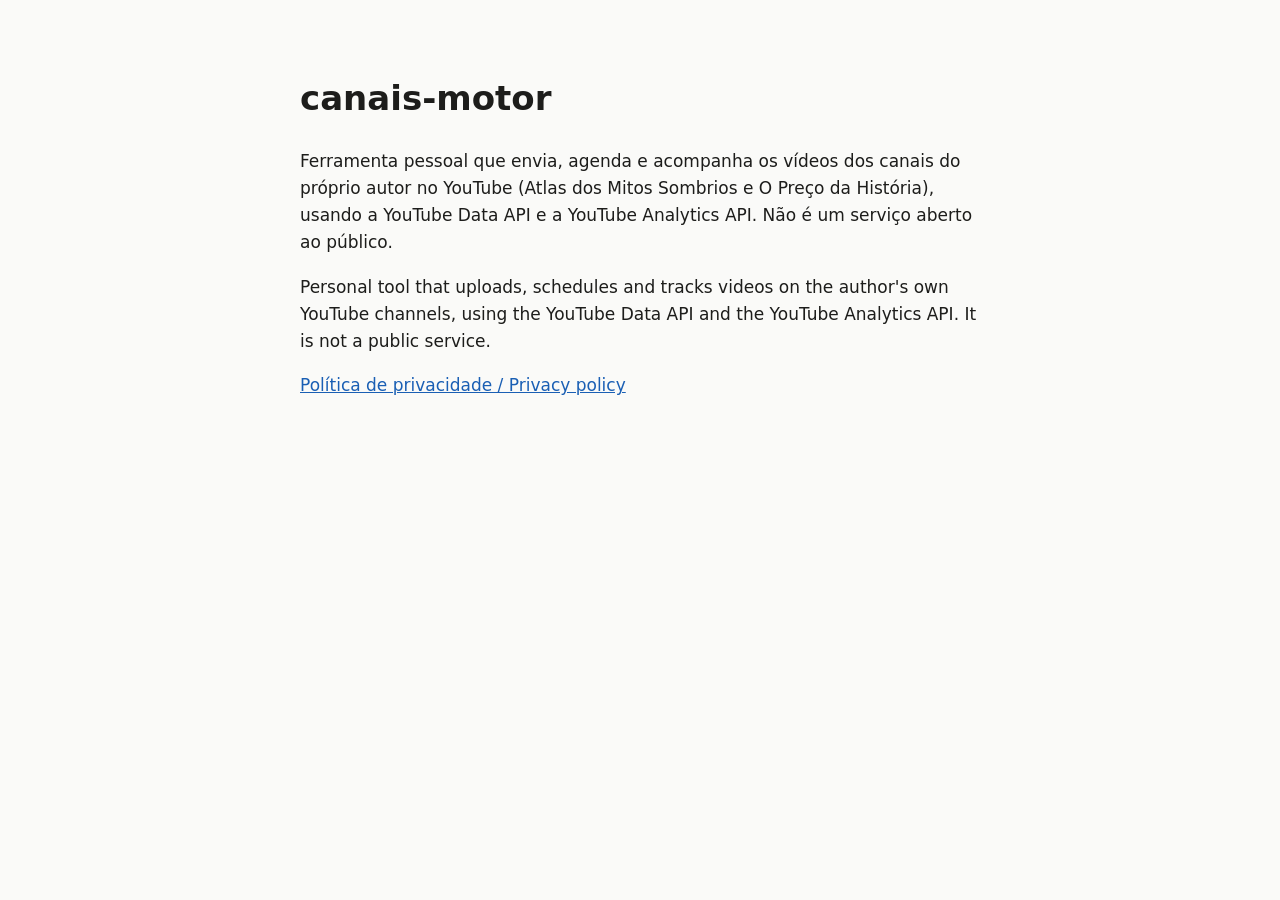
<file: index.html>
<!doctype html>
<html lang="pt-BR">
<head>
<meta charset="utf-8">
<meta name="viewport" content="width=device-width, initial-scale=1">
<title>canais-motor</title>
<link rel="stylesheet" href="estilo.css">
</head>
<body>
<main>
  <h1>canais-motor</h1>
  <p>Ferramenta pessoal que envia, agenda e acompanha os vídeos dos canais do próprio autor no YouTube
     (Atlas dos Mitos Sombrios e O Preço da História), usando a YouTube Data API e a YouTube Analytics API.
     Não é um serviço aberto ao público.</p>
  <p lang="en">Personal tool that uploads, schedules and tracks videos on the author's own YouTube channels,
     using the YouTube Data API and the YouTube Analytics API. It is not a public service.</p>
  <p><a href="privacidade.html">Política de privacidade / Privacy policy</a></p>
</main>
</body>
</html>
</file>
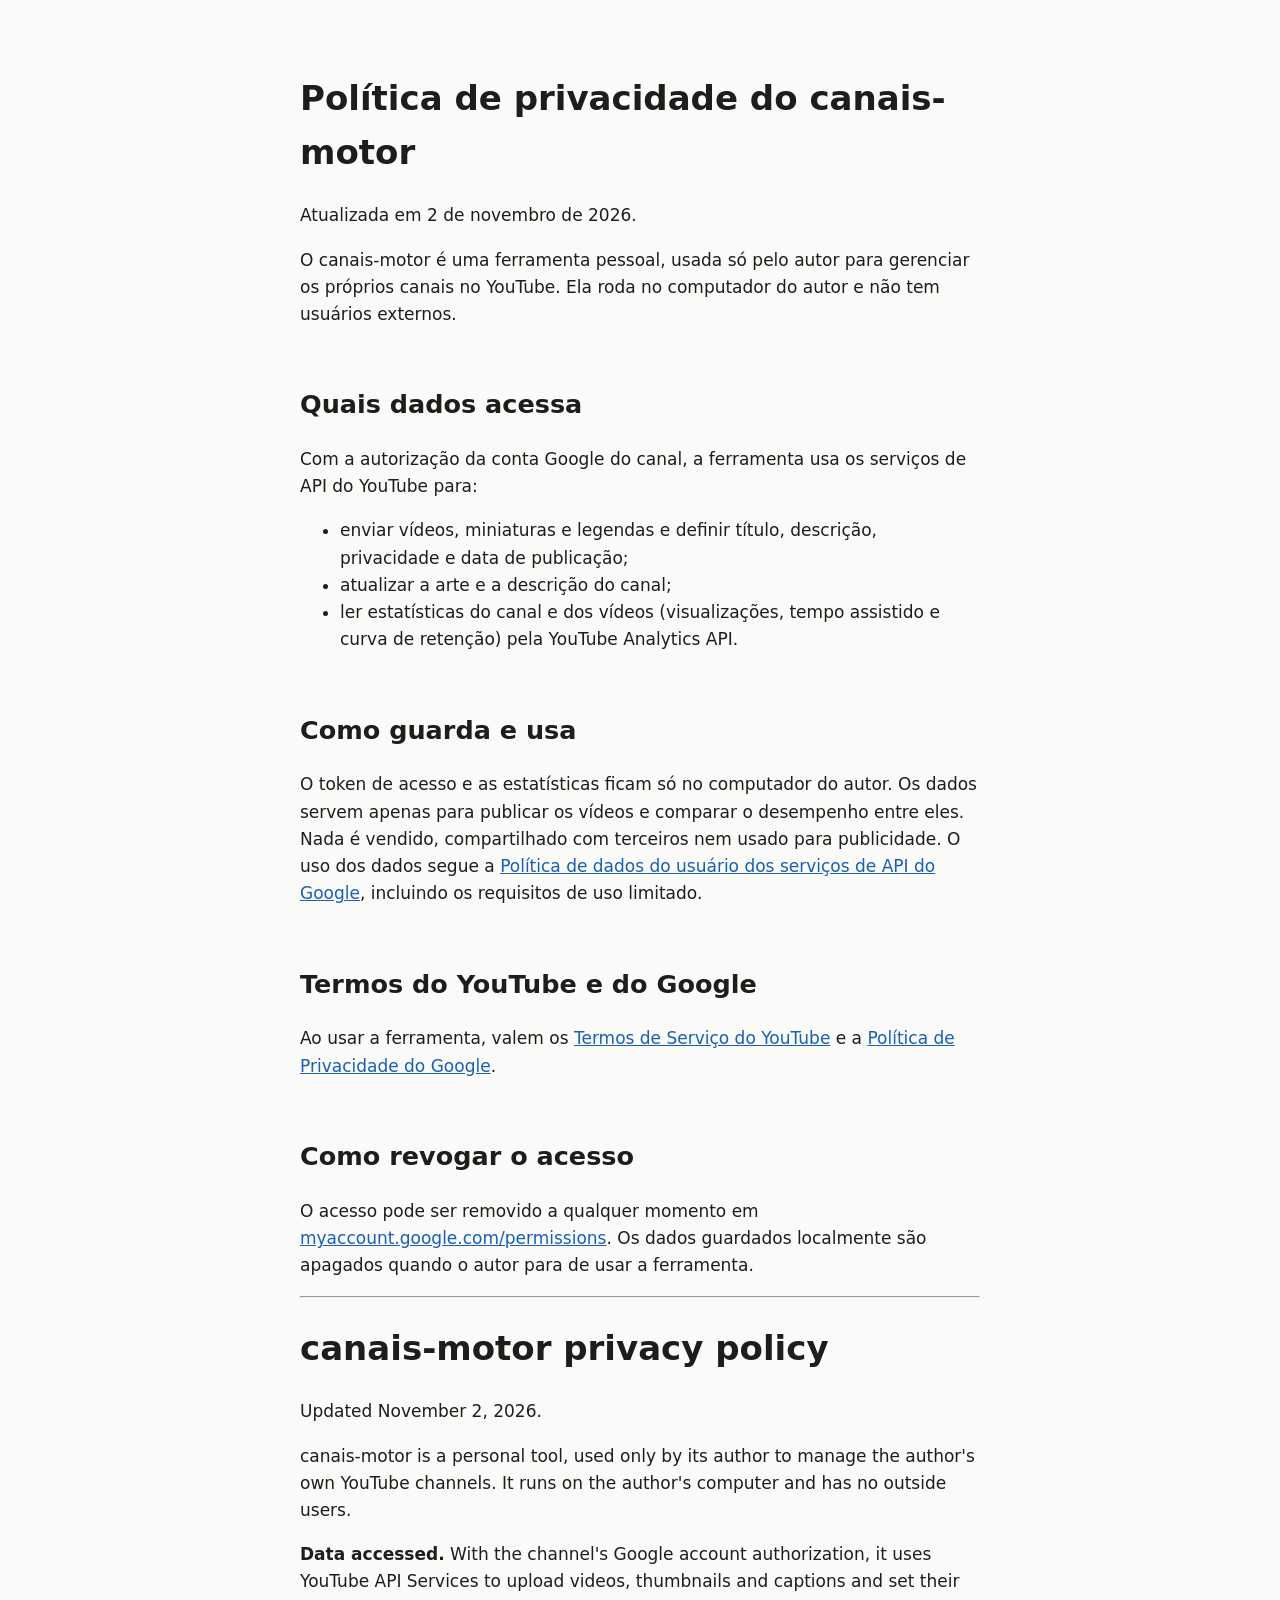
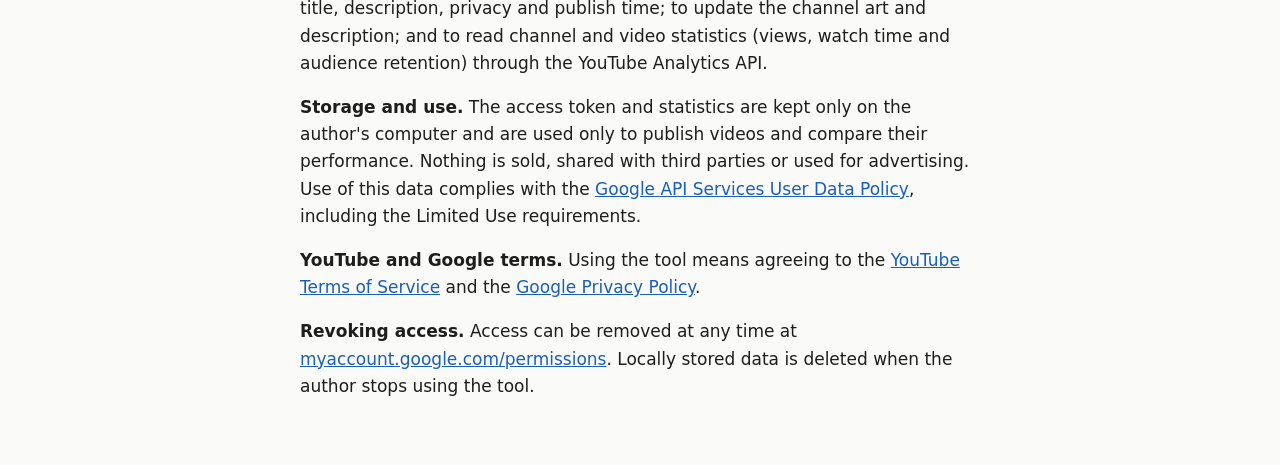
<file: privacidade.html>
<!doctype html>
<html lang="pt-BR">
<head>
<meta charset="utf-8">
<meta name="viewport" content="width=device-width, initial-scale=1">
<title>Política de privacidade</title>
<link rel="stylesheet" href="estilo.css">
</head>
<body>
<main>
  <h1>Política de privacidade do canais-motor</h1>
  <p>Atualizada em 2 de novembro de 2026.</p>

  <p>O canais-motor é uma ferramenta pessoal, usada só pelo autor para gerenciar os próprios canais no YouTube.
     Ela roda no computador do autor e não tem usuários externos.</p>

  <h2>Quais dados acessa</h2>
  <p>Com a autorização da conta Google do canal, a ferramenta usa os serviços de API do YouTube para:</p>
  <ul>
    <li>enviar vídeos, miniaturas e legendas e definir título, descrição, privacidade e data de publicação;</li>
    <li>atualizar a arte e a descrição do canal;</li>
    <li>ler estatísticas do canal e dos vídeos (visualizações, tempo assistido e curva de retenção) pela YouTube Analytics API.</li>
  </ul>

  <h2>Como guarda e usa</h2>
  <p>O token de acesso e as estatísticas ficam só no computador do autor. Os dados servem apenas para publicar os
     vídeos e comparar o desempenho entre eles. Nada é vendido, compartilhado com terceiros nem usado para publicidade.
     O uso dos dados segue a <a href="https://developers.google.com/terms/api-services-user-data-policy">Política de
     dados do usuário dos serviços de API do Google</a>, incluindo os requisitos de uso limitado.</p>

  <h2>Termos do YouTube e do Google</h2>
  <p>Ao usar a ferramenta, valem os <a href="https://www.youtube.com/t/terms">Termos de Serviço do YouTube</a> e a
     <a href="https://policies.google.com/privacy">Política de Privacidade do Google</a>.</p>

  <h2>Como revogar o acesso</h2>
  <p>O acesso pode ser removido a qualquer momento em
     <a href="https://myaccount.google.com/permissions">myaccount.google.com/permissions</a>. Os dados guardados
     localmente são apagados quando o autor para de usar a ferramenta.</p>

  <hr>

  <h1 lang="en">canais-motor privacy policy</h1>
  <div lang="en">
  <p>Updated November 2, 2026.</p>
  <p>canais-motor is a personal tool, used only by its author to manage the author's own YouTube channels. It runs on
     the author's computer and has no outside users.</p>
  <p><strong>Data accessed.</strong> With the channel's Google account authorization, it uses YouTube API Services to
     upload videos, thumbnails and captions and set their title, description, privacy and publish time; to update the
     channel art and description; and to read channel and video statistics (views, watch time and audience retention)
     through the YouTube Analytics API.</p>
  <p><strong>Storage and use.</strong> The access token and statistics are kept only on the author's computer and are
     used only to publish videos and compare their performance. Nothing is sold, shared with third parties or used for
     advertising. Use of this data complies with the
     <a href="https://developers.google.com/terms/api-services-user-data-policy">Google API Services User Data
     Policy</a>, including the Limited Use requirements.</p>
  <p><strong>YouTube and Google terms.</strong> Using the tool means agreeing to the
     <a href="https://www.youtube.com/t/terms">YouTube Terms of Service</a> and the
     <a href="https://policies.google.com/privacy">Google Privacy Policy</a>.</p>
  <p><strong>Revoking access.</strong> Access can be removed at any time at
     <a href="https://myaccount.google.com/permissions">myaccount.google.com/permissions</a>. Locally stored data is
     deleted when the author stops using the tool.</p>
  </div>
</main>
</body>
</html>
</file>
<file: estilo.css>
:root { color-scheme: light dark; --fundo: #fafaf8; --texto: #1d1d1b; --link: #1a5fb4; }
@media (prefers-color-scheme: dark) { :root { --fundo: #161614; --texto: #e8e8e4; --link: #8ab4f8; } }
body { margin: 0; background: var(--fundo); color: var(--texto); font: 17px/1.6 system-ui, sans-serif; }
main { max-width: 680px; margin: 0 auto; padding: 48px 16px; }
a { color: var(--link); }
h2 { margin-top: 2.2em; }
</file>
